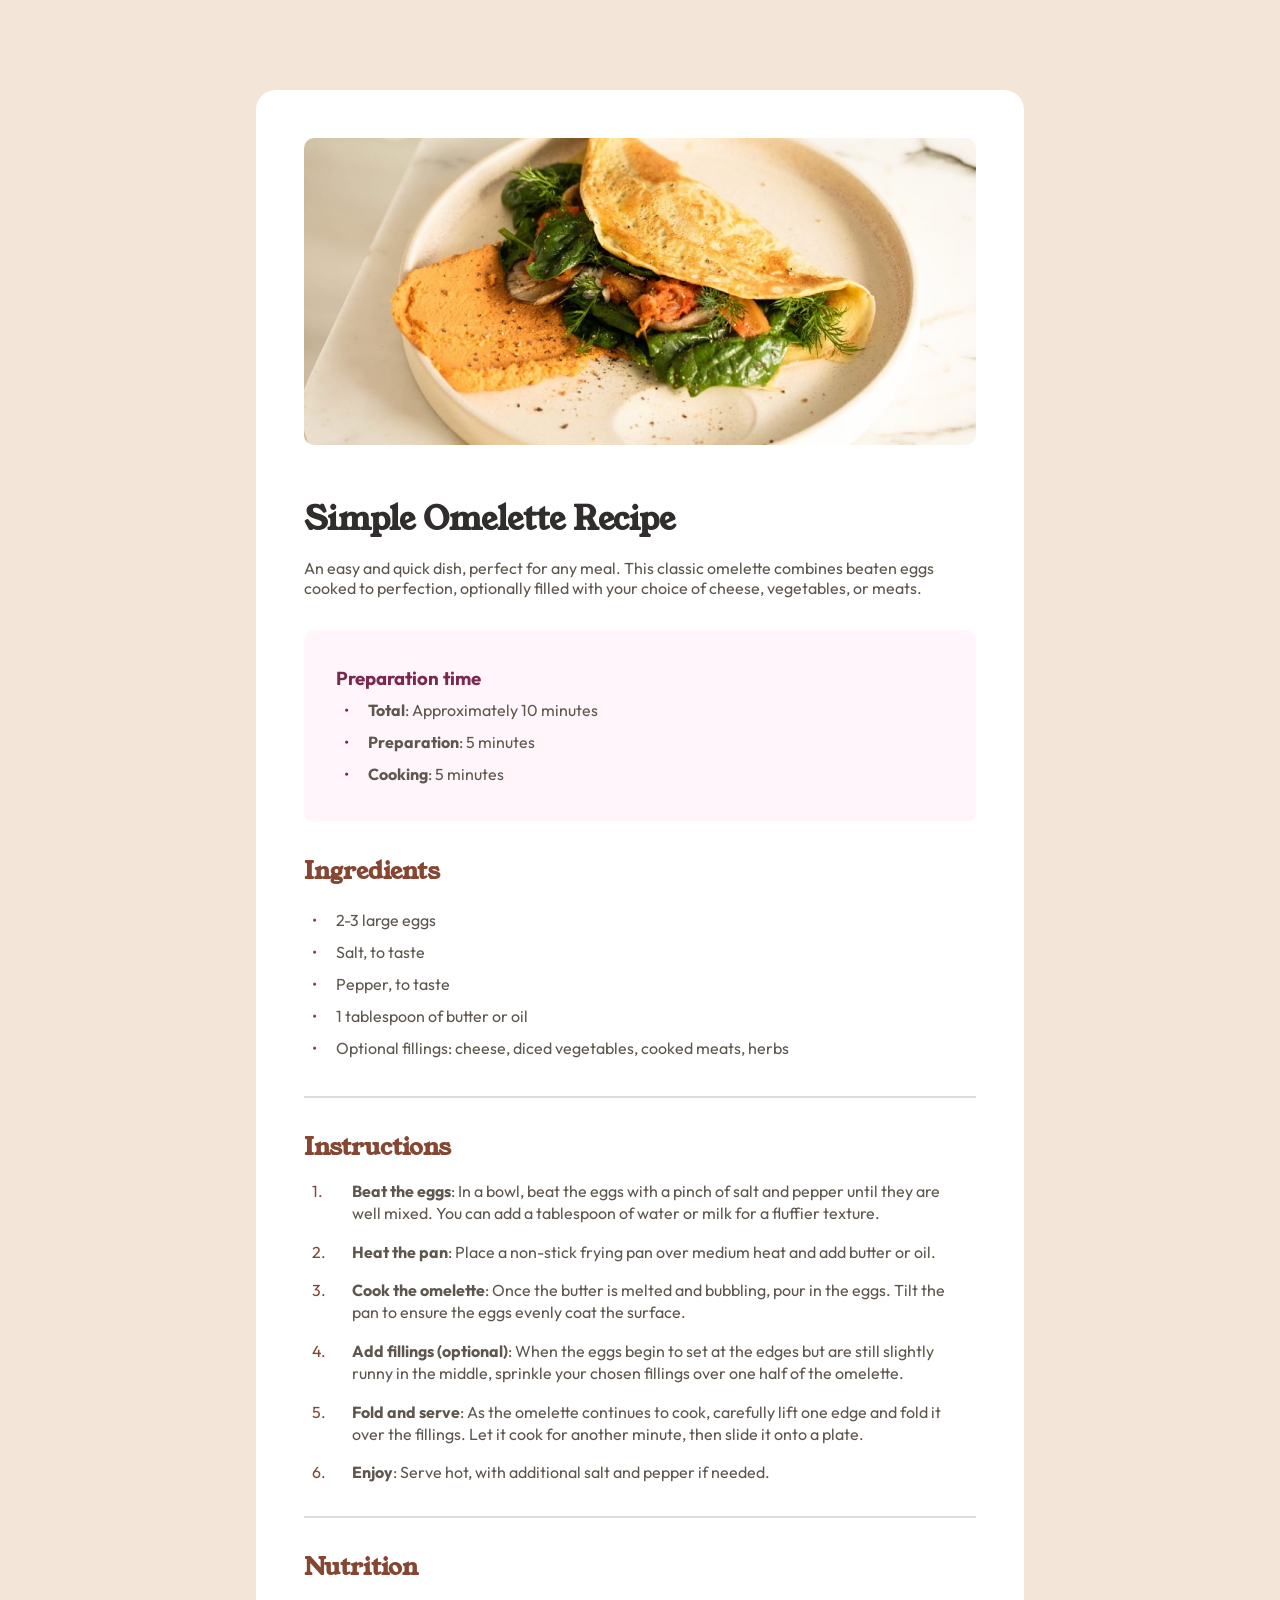
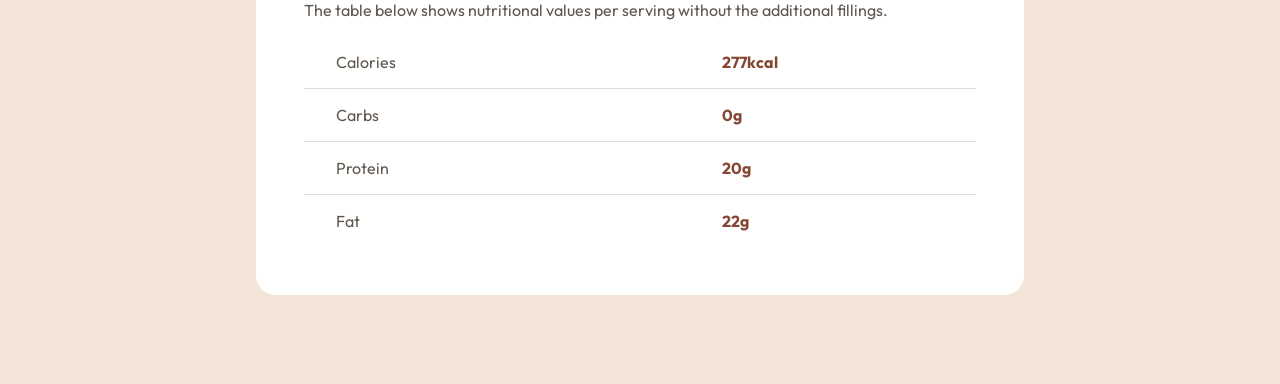
<file: index.html>
<!DOCTYPE html>
<html lang="en">
<head>
    <meta charset="UTF-8">
    <meta name="viewport" content="width=device-width, initial-scale=1.0">
    <meta name="description" content="A simple and easy-to-follow omelette recipe for a quick and delicious meal.">
    <link rel="icon" type="image/png" sizes="32x32" href="./assets/images/favicon-32x32.png">
    <link rel="stylesheet" href="stylesheet.css">
    <link rel="preconnect" href="https://fonts.googleapis.com">
    <link rel="preconnect" href="https://fonts.gstatic.com" crossorigin>
    <link href="https://fonts.googleapis.com/css2?family=Outfit:wght@100..900&family=Young+Serif&display=swap" rel="stylesheet">
    <title>Recipe Page</title>
</head>
<body>
<div class="container">
    <div class="recipe-image">
        <img src="./assets/images/image-omelette.JPG" alt="Simple omelette served on a plate">
    </div>
    
    <div class="recipe-information">
        <h1>Simple Omelette Recipe</h1>
        <p>An easy and quick dish, perfect for any meal. This classic omelette combines beaten eggs cooked 
        to perfection, optionally filled with your choice of cheese, vegetables, or meats.</p>
        
        <div class="Preparation-time">
            <h3>Preparation time</h3>
            <ul class="proper-list">
                <li><span>Total</span>: Approximately 10 minutes</li>
                <li><span>Preparation</span>: 5 minutes</li>
                <li><span>Cooking</span>: 5 minutes</li>
            </ul>
        </div>

        <div class="ingredient-container">
            <h2>Ingredients</h2>
            <ul class="proper-list">
                <li>2-3 large eggs</li>
                <li>Salt, to taste</li>
                <li>Pepper, to taste</li>
                <li>1 tablespoon of butter or oil</li>
                <li>Optional fillings: cheese, diced vegetables, cooked meats, herbs</li>
            </ul>
        </div>

        <hr>

        <div class="instruction-container">
            <h2>Instructions</h2>
            <ol class="proper-list">
                <li><span>Beat the eggs</span>: In a bowl, beat the eggs with a pinch of salt and pepper until they are well mixed. 
                You can add a tablespoon of water or milk for a fluffier texture.</li>
                <li><span>Heat the pan</span>: Place a non-stick frying pan over medium heat and add butter or oil.</li>
                <li><span>Cook the omelette</span>: Once the butter is melted and bubbling, pour in the eggs. Tilt the pan to ensure 
                the eggs evenly coat the surface.</li>
                <li><span>Add fillings (optional)</span>: When the eggs begin to set at the edges but are still slightly runny in the 
                middle, sprinkle your chosen fillings over one half of the omelette.</li>
                <li><span>Fold and serve</span>: As the omelette continues to cook, carefully lift one edge and fold it over the 
                fillings. Let it cook for another minute, then slide it onto a plate.</li>
                <li><span>Enjoy</span>: Serve hot, with additional salt and pepper if needed.</li>
            </ol>
        </div>

        <hr>

        <div class="nutrition-container">
            <h2>Nutrition</h2>
            <p>The table below shows nutritional values per serving without the additional fillings.</p>
            <table>
                <tr>
                    <th scope="row">Calories</th>
                    <td>277kcal</td>
                </tr>
                <tr>
                    <th scope="row">Carbs</th>
                    <td>0g</td>
                </tr>
                <tr>
                    <th scope="row">Protein</th>
                    <td>20g</td>
                </tr>
                <tr>
                    <th scope="row">Fat</th>
                    <td>22g</td>
                </tr>
            </table>
        </div>
    </div>
</div>
</body>
</html>
</file>
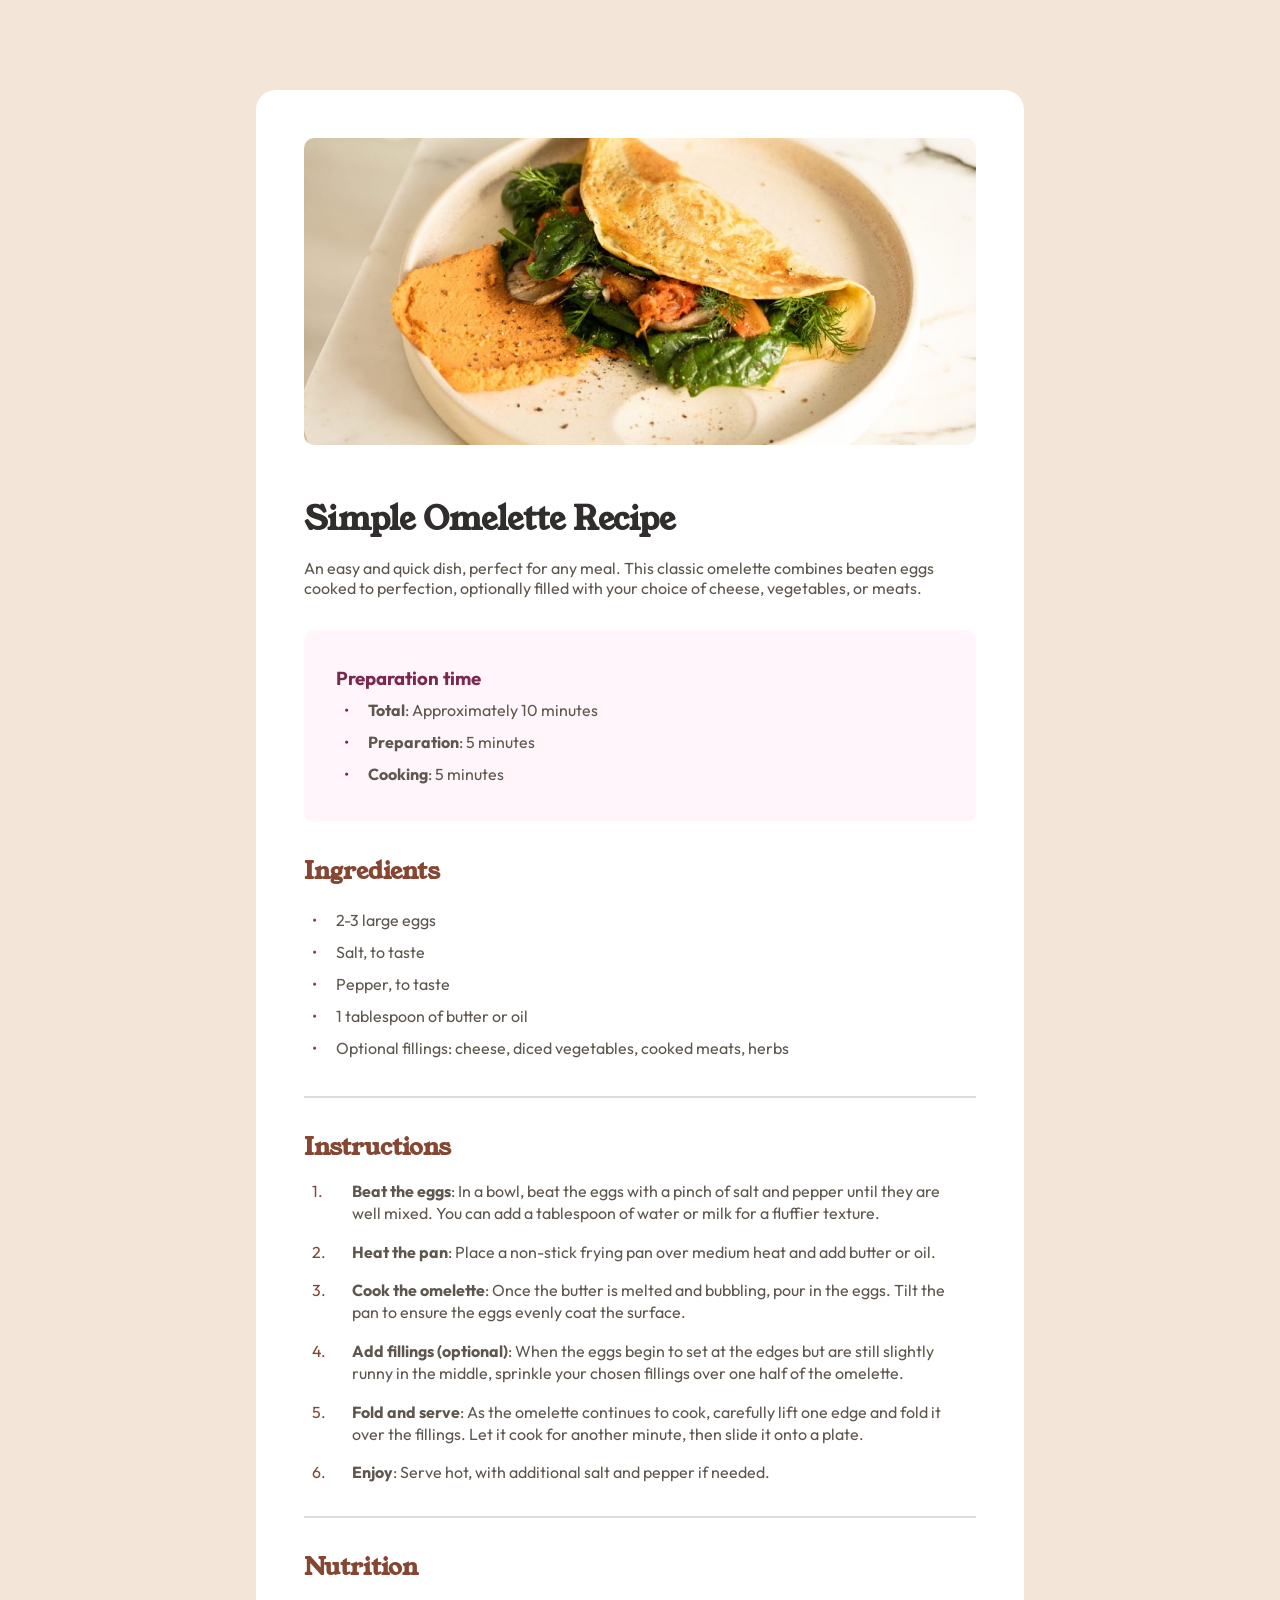
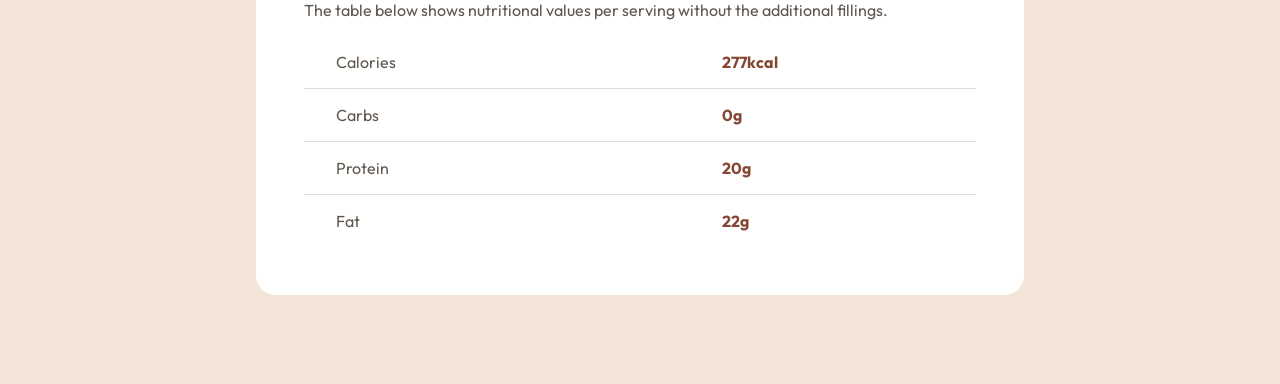
<file: main.html>
<!DOCTYPE html>
<html lang="en">
<head>
    <meta charset="UTF-8">
    <meta name="viewport" content="width=device-width, initial-scale=1.0">
    <meta name="description" content="A simple and easy-to-follow omelette recipe for a quick and delicious meal.">
    <link rel="icon" type="image/png" sizes="32x32" href="./assets/images/favicon-32x32.png">
    <link rel="stylesheet" href="stylesheet.css">
    <link rel="preconnect" href="https://fonts.googleapis.com">
    <link rel="preconnect" href="https://fonts.gstatic.com" crossorigin>
    <link href="https://fonts.googleapis.com/css2?family=Outfit:wght@100..900&family=Young+Serif&display=swap" rel="stylesheet">
    <title>Recipe Page</title>
</head>
<body>
<div class="container">
    <div class="recipe-image">
        <img src="/assets/images/image-omelette.jpeg" alt="Simple omelette served on a plate">
    </div>
    
    <div class="recipe-information">
        <h1>Simple Omelette Recipe</h1>
        <p>An easy and quick dish, perfect for any meal. This classic omelette combines beaten eggs cooked 
        to perfection, optionally filled with your choice of cheese, vegetables, or meats.</p>
        
        <div class="Preparation-time">
            <h3>Preparation time</h3>
            <ul class="proper-list">
                <li><span>Total</span>: Approximately 10 minutes</li>
                <li><span>Preparation</span>: 5 minutes</li>
                <li><span>Cooking</span>: 5 minutes</li>
            </ul>
        </div>

        <div class="ingredient-container">
            <h2>Ingredients</h2>
            <ul class="proper-list">
                <li>2-3 large eggs</li>
                <li>Salt, to taste</li>
                <li>Pepper, to taste</li>
                <li>1 tablespoon of butter or oil</li>
                <li>Optional fillings: cheese, diced vegetables, cooked meats, herbs</li>
            </ul>
        </div>

        <hr>

        <div class="instruction-container">
            <h2>Instructions</h2>
            <ol class="proper-list">
                <li><span>Beat the eggs</span>: In a bowl, beat the eggs with a pinch of salt and pepper until they are well mixed. 
                You can add a tablespoon of water or milk for a fluffier texture.</li>
                <li><span>Heat the pan</span>: Place a non-stick frying pan over medium heat and add butter or oil.</li>
                <li><span>Cook the omelette</span>: Once the butter is melted and bubbling, pour in the eggs. Tilt the pan to ensure 
                the eggs evenly coat the surface.</li>
                <li><span>Add fillings (optional)</span>: When the eggs begin to set at the edges but are still slightly runny in the 
                middle, sprinkle your chosen fillings over one half of the omelette.</li>
                <li><span>Fold and serve</span>: As the omelette continues to cook, carefully lift one edge and fold it over the 
                fillings. Let it cook for another minute, then slide it onto a plate.</li>
                <li><span>Enjoy</span>: Serve hot, with additional salt and pepper if needed.</li>
            </ol>
        </div>

        <hr>

        <div class="nutrition-container">
            <h2>Nutrition</h2>
            <p>The table below shows nutritional values per serving without the additional fillings.</p>
            <table>
                <tr>
                    <th scope="row">Calories</th>
                    <td>277kcal</td>
                </tr>
                <tr>
                    <th scope="row">Carbs</th>
                    <td>0g</td>
                </tr>
                <tr>
                    <th scope="row">Protein</th>
                    <td>20g</td>
                </tr>
                <tr>
                    <th scope="row">Fat</th>
                    <td>22g</td>
                </tr>
            </table>
        </div>
    </div>
</div>
</body>
</html>
</file>
<file: stylesheet.css>
* {
    padding: 0;
    margin: 0;
    box-sizing: border-box;
}

:root {
    --Nutmeg: hsl(14, 45%, 36%);
    --Dark-Raspberry: hsl(332, 51%, 32%);

    --White: hsl(0, 0%, 100%);
    --Rose-White: hsl(330, 100%, 98%);
    --Eggshell: hsl(30, 54%, 90%);
    --Light-Grey: hsl(30, 18%, 87%);
    --Wenge-Brown: hsl(30, 10%, 34%);
    --Dark-Charcoal: hsl(24, 5%, 18%);
}

body {
    background-color: var(--Eggshell);
    color: var(--Wenge-Brown);
    font-family: 'Outfit', 'Young Serif';
    display: grid;
    place-content: center;
}

.container {
    background-color: var(--White);
    width: 60%;
    margin: 7% auto;
    border-radius: 20px;
}

.container img {
    max-width: 100%;
    height: auto;
    border-radius: 10px;
}

.recipe-image {
    padding: 3rem 3rem 0 3rem;
}

.recipe-information {
    padding: 3rem;
}

p {
    margin: 1rem 0;
}

.nutrition-container p {
    margin: 1rem 0;
}

.Preparation-time {
    background-color: var(--Rose-White);
    border-radius: 10px;
    padding: 2rem;
    margin: 2rem 0;
    line-height: 2rem;
}

.Preparation-time h3 {
    color: var(--Dark-Raspberry);
}

.ingredient-container ul {
    margin: 1rem 0;
    line-height: 2rem;
}

h1 {
    font-family: 'Young Serif';
    color: var(--Dark-Charcoal);
}

h2 {
    color: var(--Nutmeg);
    font-family: 'Young Serif';
}

.instruction-container h2 {
    margin: 1rem 0;
}

ul.proper-list {
    padding-left: 2rem;
    list-style-type: none;
}

ul.proper-list li::before {
    content: '•';
    color: var(--Nutmeg);
    display: inline-block;
    width: 1.5em;
    margin-left: -1.5em;
}

.Preparation-time ul.proper-list li::before {
    color: var(--Dark-Raspberry); /* Different color */
}

ol.proper-list {
    padding-left: 2rem;
    line-height: 1.4rem;
    list-style-type: none;
    counter-reset: custom-counter; /* Initializes the counter */
}

ol.proper-list li {
    margin: 1rem;
    counter-increment: custom-counter; /* Increments the counter */
}

ol.proper-list li::before {
    content: counter(custom-counter) ".";
    color: var(--Nutmeg);
    display: inline-block;
    width: 1.5em;
    margin-left: -2.5em;
    margin-right: 1em;
}

hr {
    margin: 2rem 0;
    border: 1px solid #ddd;
}

.nutrition-container table {
    border-collapse: collapse;
    width: 100%;
    text-align: left;
}

.nutrition-container tr {
    border-bottom: 1px solid #ddd;
}

span {
    font-weight: bolder;
}

.nutrition-container table tr:last-child {
    border-bottom: none;
}

.nutrition-container th {
    padding: 1rem 0 1rem 2rem;
    font-weight: 400;
}

.nutrition-container td {
    color: var(--Nutmeg);
    font-weight: bolder;
}

@media (max-width: 375px) {
    .container {
        width: 100%;
        margin: 0;
        border-radius: 0;
    }
    
    .container img {
        border-radius: 0;
    }

    .recipe-image {
        padding: 0;
    }

    .recipe-information {
        padding: 2rem;
    }

}
</file>
